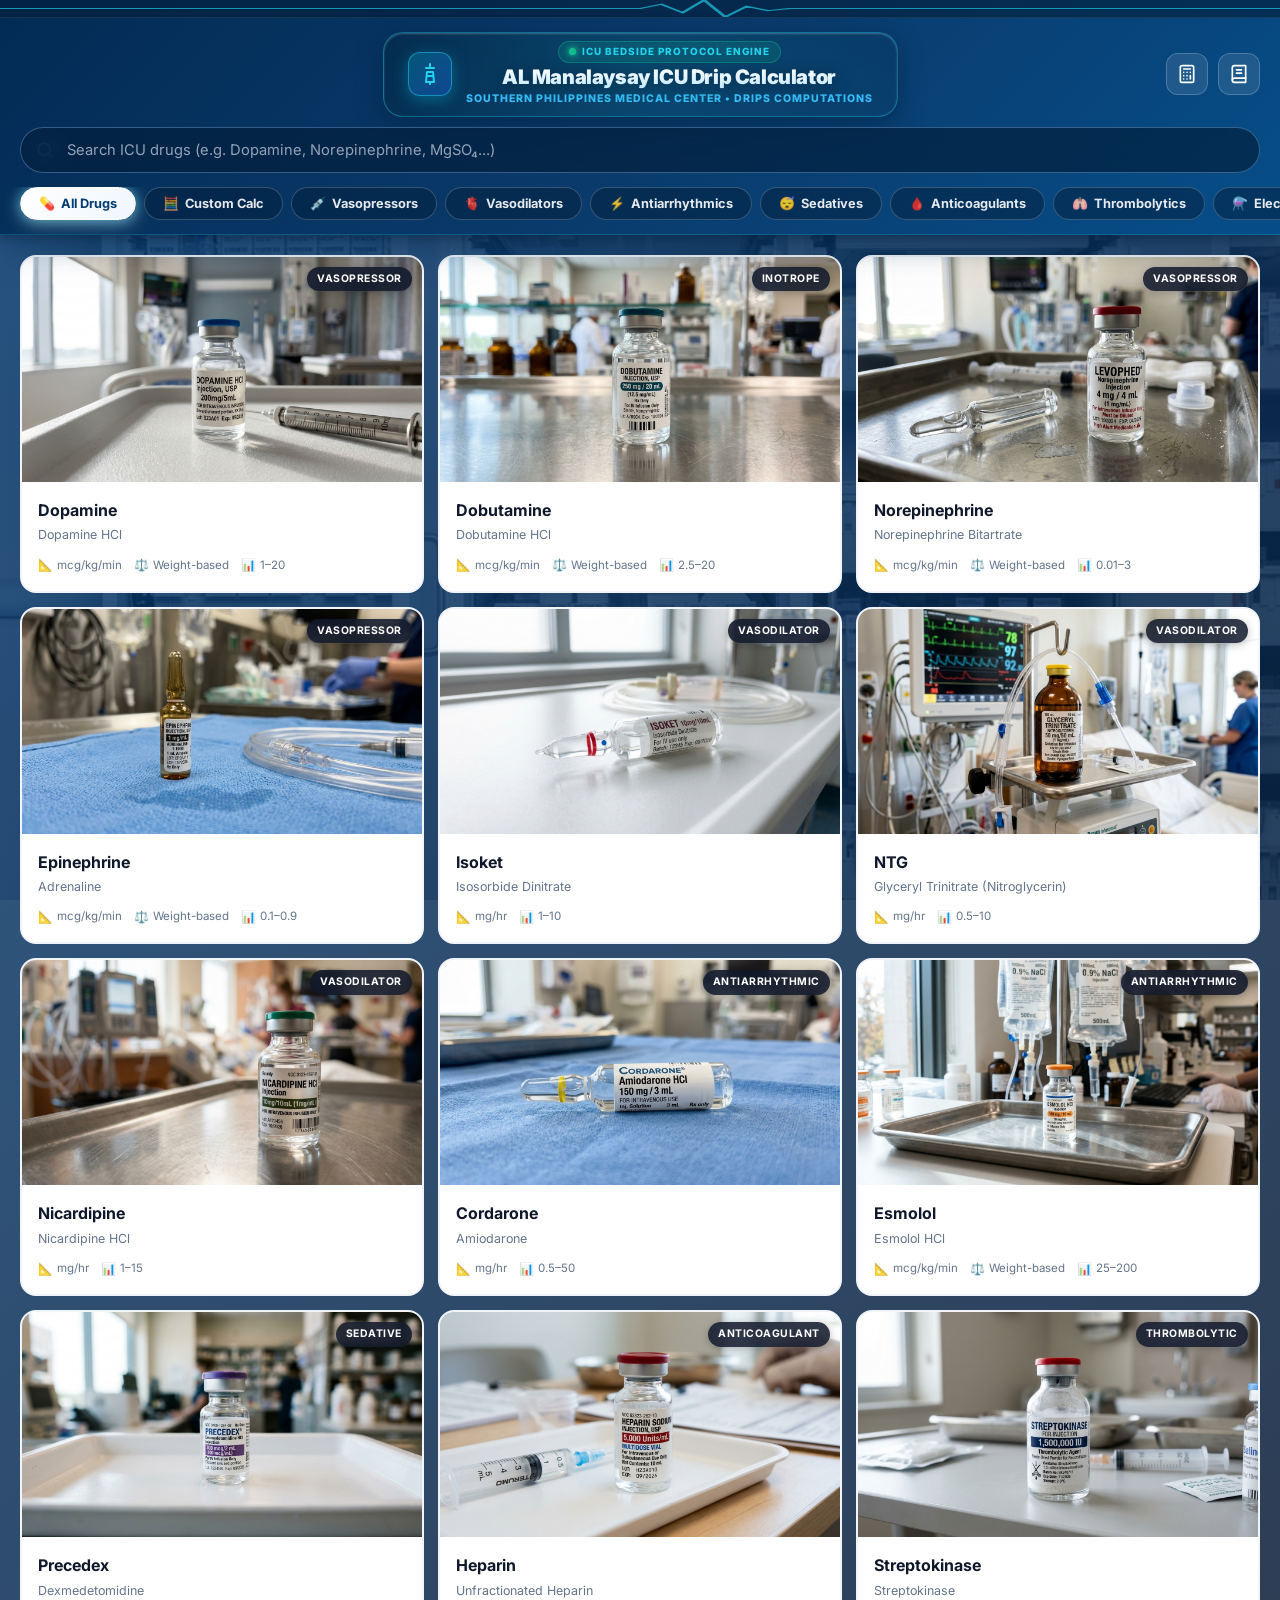
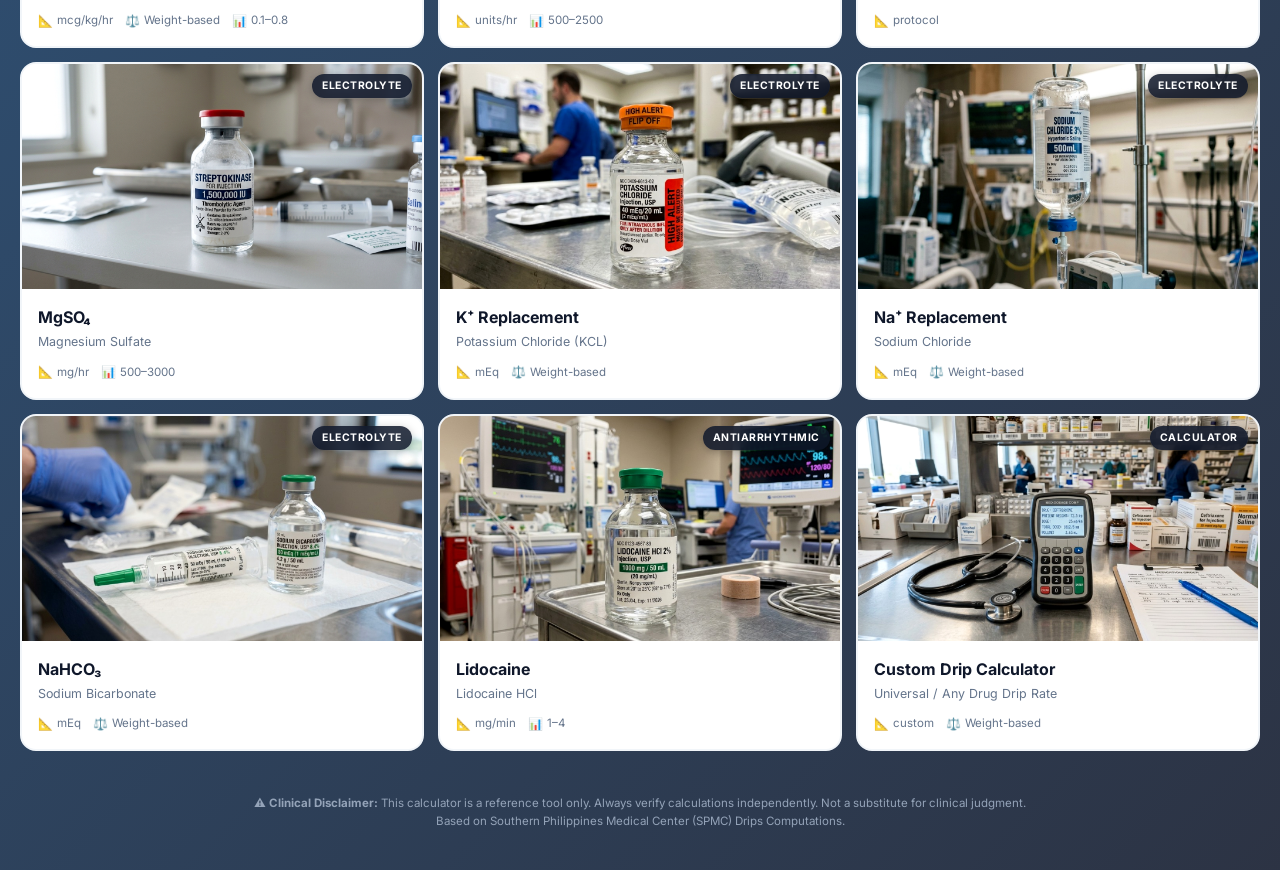
<file: index.html>
<!DOCTYPE html>
<html lang="en">
<head>
  <meta charset="UTF-8">
  <meta name="viewport" content="width=device-width, initial-scale=1.0, user-scalable=no">
  <meta name="description" content="ICU Drip Rate Calculator — Compute IV drip rates for vasopressors, antiarrhythmics, vasodilators, sedatives, anticoagulants, and electrolytes. Based on SPMC Drips Computations.">
  <meta name="theme-color" content="#F97316">
  <meta name="apple-mobile-web-app-capable" content="yes">
  <meta name="apple-mobile-web-app-status-bar-style" content="default">
  <title>AL Manalaysay ICU Drip Calculator — SPMC</title>
  <link rel="stylesheet" href="style.css">
  <link rel="icon" href="data:image/svg+xml,<svg xmlns='http://www.w3.org/2000/svg' viewBox='0 0 100 100'><text y='80' font-size='80'>💧</text></svg>">
</head>
<body>

  <!-- ════════ Header ════════ -->
  <!-- ════════ ICU Telemetry Header ════════ -->
  <header class="app-header icu-theme-header">
    <!-- ECG Heartbeat Pulse Line Background -->
    <div class="icu-ecg-bar">
      <svg class="icu-ecg-wave" viewBox="0 0 1200 40" preserveAspectRatio="none">
        <path d="M0,20 L300,20 L310,10 L320,30 L330,0 L340,40 L350,15 L360,25 L370,20 L700,20 L710,8 L720,32 L730,0 L740,40 L750,12 L760,28 L770,20 L1200,20" 
              fill="none" stroke="#22D3EE" stroke-width="2" stroke-linecap="round" opacity="0.65" />
      </svg>
    </div>

    <div class="header-top">
      <div class="header-left-space"></div>

      <div class="header-brand icu-monitor-frame">
        <div class="header-icon icu-brand-badge" title="ICU Drip Rate Engine">
          <!-- IV Drip Medical SVG Icon -->
          <svg width="24" height="24" viewBox="0 0 24 24" fill="none" stroke="currentColor" stroke-width="2" stroke-linecap="round" stroke-linejoin="round">
            <path d="M12 2v4M8 6h8M9 10h6l1 10H8L9 10zM12 20v2M10 14h4" />
          </svg>
        </div>
        <div class="header-title">
          <div class="icu-status-pill">
            <span class="icu-live-dot"></span>
            <span class="icu-status-text">ICU BEDSIDE PROTOCOL ENGINE</span>
          </div>
          <h1>AL Manalaysay ICU Drip Calculator</h1>
          <p>SOUTHERN PHILIPPINES MEDICAL CENTER &bull; DRIPS COMPUTATIONS</p>
        </div>
      </div>
      
      <div class="header-actions">
        <!-- Clinical Math Calculator Button -->
        <button class="header-btn icu-action-btn" onclick="openMathCalc()" title="Clinical Math Calculator" aria-label="Open clinical math calculator">
          <svg width="20" height="20" viewBox="0 0 24 24" fill="none" stroke="currentColor" stroke-width="2" stroke-linecap="round" stroke-linejoin="round">
            <rect x="4" y="2" width="16" height="20" rx="2" />
            <line x1="8" y1="6" x2="16" y2="6" />
            <line x1="16" y1="14" x2="16" y2="18" />
            <path d="M8 10h.01M12 10h.01M16 10h.01M8 14h.01M12 14h.01M8 18h.01M12 18h.01" />
          </svg>
        </button>
        <!-- Quick Reference Guide Button -->
        <button class="header-btn icu-action-btn" onclick="openQuickRef()" title="Quick Reference Guide" aria-label="Open quick reference panel">
          <svg width="20" height="20" viewBox="0 0 24 24" fill="none" stroke="currentColor" stroke-width="2" stroke-linecap="round" stroke-linejoin="round">
            <path d="M4 19.5A2.5 2.5 0 0 1 6.5 17H20" />
            <path d="M6.5 2H20v20H6.5A2.5 2.5 0 0 1 4 19.5v-15A2.5 2.5 0 0 1 6.5 2z" />
            <line x1="9" y1="7" x2="15" y2="7" />
            <line x1="9" y1="11" x2="15" y2="11" />
          </svg>
        </button>
      </div>
    </div>

    <!-- Search Container -->
    <div class="search-container">
      <div class="search-wrapper icu-search-wrapper">
        <span class="search-icon icu-search-icon">
          <svg width="18" height="18" viewBox="0 0 24 24" fill="none" stroke="currentColor" stroke-width="2.2" stroke-linecap="round" stroke-linejoin="round">
            <circle cx="11" cy="11" r="8" />
            <line x1="21" y1="21" x2="16.65" y2="16.65" />
          </svg>
        </span>
        <input type="text" class="search-input icu-search-input" id="searchInput"
               placeholder="Search ICU drugs (e.g. Dopamine, Norepinephrine, MgSO₄...)"
               autocomplete="off" spellcheck="false">
        <button class="search-clear" onclick="clearSearch()" aria-label="Clear search">✕</button>
      </div>
    </div>

    <!-- Category Pills Bar -->
    <div class="category-bar">
      <div class="category-pills" id="categoryPills"></div>
    </div>
  </header>

  <!-- ════════ Main Content ════════ -->
  <main class="app-main">
    <div class="drug-grid" id="drugGrid"></div>
  </main>

  <!-- ════════ Calculator Panel (Slide-in) ════════ -->
  <div class="calc-overlay" id="calcOverlay"></div>
  <div class="calc-panel" id="calcPanel">
    <div class="calc-panel-header">
      <div class="calc-panel-top">
        <button class="calc-back-btn" onclick="closeCalculator()" aria-label="Close calculator">←</button>
        <span></span>
      </div>
      <div class="calc-drug-name" id="calcDrugName"></div>
      <div class="calc-drug-generic" id="calcDrugGeneric"></div>
      <div class="calc-drug-formulation" id="calcDrugFormulation"></div>
    </div>
    <div class="calc-body" id="calcPanelContent"></div>

    <!-- ════════ Floating Transparent Orange Back Button ════════ -->
    <button class="calc-floating-back-btn" onclick="closeCalculator()" aria-label="Back to medications list" title="Back to medications list">
      <span style="font-size: 1.1rem; font-weight: 900;">←</span>
      <span style="font-size: 0.82rem; font-weight: 700; letter-spacing: 0.3px;">Back</span>
    </button>
  </div>

  <!-- ════════ Quick Reference Panel (Slide-in from left) ════════ -->
  <div class="quick-ref-overlay" id="quickRefOverlay"></div>
  <div class="quick-ref-panel" id="quickRefPanel">
    <div class="quick-ref-header">
      <h2>📖 Quick Reference</h2>
      <button class="quick-ref-close" onclick="closeQuickRef()" aria-label="Close reference panel">✕</button>
    </div>
    <div class="quick-ref-body" id="quickRefBody"></div>
  </div>

  <!-- ════════ Clinical Math Calculator Modal ════════ -->
  <div class="math-calc-overlay" id="mathCalcOverlay">
    <div class="math-calc-modal">
      <div class="math-calc-header">
        <h3>🧮 Handheld Calculator</h3>
        <button class="math-calc-close" onclick="closeMathCalc()" aria-label="Close math calculator">✕</button>
      </div>
      <div class="math-calc-screen">
        <div class="math-calc-history" id="mathCalcHistory"></div>
        <div class="math-calc-output" id="mathCalcOutput">0</div>
      </div>
      <div class="math-calc-grid">
        <button class="math-btn action" onclick="mathCalcInput('C')">C</button>
        <button class="math-btn action" onclick="mathCalcInput('pm')">±</button>
        <button class="math-btn action" onclick="mathCalcInput('%')">%</button>
        <button class="math-btn op" onclick="mathCalcInput('/')">÷</button>

        <button class="math-btn" onclick="mathCalcInput('7')">7</button>
        <button class="math-btn" onclick="mathCalcInput('8')">8</button>
        <button class="math-btn" onclick="mathCalcInput('9')">9</button>
        <button class="math-btn op" onclick="mathCalcInput('*')">×</button>

        <button class="math-btn" onclick="mathCalcInput('4')">4</button>
        <button class="math-btn" onclick="mathCalcInput('5')">5</button>
        <button class="math-btn" onclick="mathCalcInput('6')">6</button>
        <button class="math-btn op" onclick="mathCalcInput('-')">−</button>

        <button class="math-btn" onclick="mathCalcInput('1')">1</button>
        <button class="math-btn" onclick="mathCalcInput('2')">2</button>
        <button class="math-btn" onclick="mathCalcInput('3')">3</button>
        <button class="math-btn op" onclick="mathCalcInput('+')">+</button>

        <button class="math-btn action" onclick="mathCalcInput('back')">⌫</button>
        <button class="math-btn" onclick="mathCalcInput('0')">0</button>
        <button class="math-btn" onclick="mathCalcInput('.')">.</button>
        <button class="math-btn equals" onclick="mathCalcInput('=')">=</button>
      </div>
    </div>
  </div>

  <!-- ════════ Dosing Table & Spreadsheet Exporter Modal ════════ -->
  <div class="dosing-table-overlay" id="dosingTableOverlay" onclick="if(event.target===this) closeDosingTable()">
    <div class="dosing-table-modal">
      <div class="dosing-table-header">
        <div>
          <h3>📊 Bedside Dosing Table & Computation Guide</h3>
          <div class="dosing-table-sub" id="dosingTableSub">Full dosage progression & drop rate chart</div>
        </div>
        <button class="math-calc-close" onclick="closeDosingTable()" aria-label="Close modal">✕</button>
      </div>

      <div class="dosing-table-toolbar">
        <div style="font-size: 0.8rem; font-weight: 700; color: var(--orange-700);">
          Export Options:
        </div>
        <div style="display: flex; gap: 8px; flex-wrap: wrap;">
          <button class="dosing-table-btn dosing-table-btn-excel" onclick="exportDosingTableCSV()">
            📥 Download Excel File (.csv)
          </button>
          <button class="dosing-table-btn dosing-table-btn-sheets" onclick="copyDosingTableTSV()">
            📋 Copy for Google Sheets
          </button>
        </div>
      </div>

      <div class="dosing-table-body" id="dosingTableBody">
        <!-- Dynamically generated table content -->
      </div>
    </div>
  </div>

  <!-- ════════ Disclaimer ════════ -->
  <footer style="text-align:center; padding: 24px 20px 40px; font-size: 0.72rem; color: var(--gray-400); line-height: 1.5;">
    <strong>⚠️ Clinical Disclaimer:</strong> This calculator is a reference tool only.
    Always verify calculations independently. Not a substitute for clinical judgment.<br>
    Based on Southern Philippines Medical Center (SPMC) Drips Computations.
  </footer>

  <script src="app.js"></script>
</body>
</html>
</file>
<file: style.css>
/* ============================================================
   ICU Drip Rate Calculator — Design System
   Theme: Medical Blue UI
   ============================================================ */

@import url('https://fonts.googleapis.com/css2?family=Inter:wght@300;400;500;600;700;800;900&display=swap');

/* ── CSS Custom Properties ── */
:root {
  /* ── Medical Blue Palette ── */
  --blue-50: #EFF6FF;
  --blue-100: #DBEAFE;
  --blue-200: #BFDBFE;
  --blue-300: #93C5FD;
  --blue-400: #60A5FA;
  --blue-500: #2563EB;
  --blue-600: #1D4ED8;
  --blue-700: #1E40AF;
  --blue-800: #1E3A8A;
  --blue-900: #0F2B5B;
  --blue-950: #023B72;

  /* ── Slate / Charcoal Grey Palette ── */
  --slate-50: #F8FAFC;
  --slate-100: #F1F5F9;
  --slate-200: #E2E8F0;
  --slate-300: #CBD5E1;
  --slate-400: #94A3B8;
  --slate-500: #64748B;
  --slate-600: #475569;
  --slate-700: #334155;
  --slate-800: #1E293B;
  --slate-900: #0F172A;

  /* ── Mapped System Colors to Medical Blue ── */
  --orange-50: #EFF6FF;
  --orange-100: #DBEAFE;
  --orange-200: #BFDBFE;
  --orange-300: #93C5FD;
  --orange-400: #60A5FA;
  --orange-500: #2563EB;
  --orange-600: #1D4ED8;
  --orange-700: #1E40AF;
  --orange-800: #1E3A8A;
  --orange-900: #023B72;

  --white: #FFFFFF;
  --gray-50: #F8FAFC;
  --gray-100: #F1F5F9;
  --gray-200: #E2E8F0;
  --gray-300: #CBD5E1;
  --gray-400: #94A3B8;
  --gray-500: #64748B;
  --gray-600: #475569;
  --gray-700: #334155;
  --gray-800: #1E293B;
  --gray-900: #0F172A;

  --success: #10B981;
  --success-bg: #ECFDF5;
  --warning: #F59E0B;
  --warning-bg: #FFFBEB;
  --danger: #EF4444;
  --danger-bg: #FEF2F2;
  --info: #2563EB;
  --info-bg: #EFF6FF;

  --shadow-sm: 0 1px 2px rgba(15, 23, 42, 0.05);
  --shadow-md: 0 4px 12px rgba(15, 23, 42, 0.08);
  --shadow-lg: 0 8px 30px rgba(15, 23, 42, 0.12);
  --shadow-xl: 0 20px 50px rgba(15, 23, 42, 0.15);
  --shadow-orange: 0 4px 20px rgba(37, 99, 235, 0.35);
  --shadow-blue: 0 6px 24px rgba(2, 59, 114, 0.4);

  --radius-sm: 8px;
  --radius-md: 12px;
  --radius-lg: 16px;
  --radius-xl: 20px;
  --radius-full: 9999px;

  --transition-fast: 150ms cubic-bezier(0.4, 0, 0.2, 1);
  --transition-base: 250ms cubic-bezier(0.4, 0, 0.2, 1);
  --transition-slow: 400ms cubic-bezier(0.4, 0, 0.2, 1);
  --transition-spring: 500ms cubic-bezier(0.34, 1.56, 0.64, 1);
}

/* ── Reset & Global ── */
* {
  margin: 0;
  padding: 0;
  box-sizing: border-box;
}

html {
  font-size: 16px;
  scroll-behavior: smooth;
  -webkit-tap-highlight-color: transparent;
}

body {
  font-family: 'Inter', -apple-system, BlinkMacSystemFont, sans-serif;
  background: linear-gradient(135deg, rgba(2, 59, 114, 0.82) 0%, rgba(15, 23, 42, 0.88) 100%), url('assets/bg.jpg') center/cover fixed no-repeat;
  color: var(--gray-800);
  line-height: 1.6;
  min-height: 100vh;
  overflow-x: hidden;
}

/* ── Scrollbar ── */
::-webkit-scrollbar { width: 6px; height: 6px; }
::-webkit-scrollbar-track { background: transparent; }
::-webkit-scrollbar-thumb { background: var(--blue-300); border-radius: var(--radius-full); }
::-webkit-scrollbar-thumb:hover { background: var(--blue-400); }

/* ── ICU Telemetry Theme Header ── */
.app-header.icu-theme-header {
  background: linear-gradient(135deg, #022B54 0%, #0A3A6B 50%, #064E89 100%);
  color: var(--white);
  padding: 0;
  position: sticky;
  top: 0;
  z-index: 100;
  box-shadow: 0 8px 30px rgba(2, 43, 84, 0.5), 0 2px 10px rgba(0, 0, 0, 0.3);
  backdrop-filter: blur(16px);
  -webkit-backdrop-filter: blur(16px);
  border-bottom: 1px solid rgba(34, 211, 238, 0.25);
  overflow: hidden;
}

/* ECG Pulse Heartbeat Wave Animation */
.icu-ecg-bar {
  width: 100%;
  height: 18px;
  background: rgba(2, 30, 58, 0.6);
  position: relative;
  overflow: hidden;
  border-bottom: 1px solid rgba(255, 255, 255, 0.08);
}

.icu-ecg-wave {
  width: 200%;
  height: 100%;
  display: block;
  animation: ecgScroll 8s linear infinite;
}

@keyframes ecgScroll {
  0% { transform: translateX(0); }
  100% { transform: translateX(-50%); }
}

.header-top {
  display: grid;
  grid-template-columns: 1fr auto 1fr;
  align-items: center;
  padding: 14px 20px 10px;
  gap: 16px;
}

.header-left-space {
  grid-column: 1;
}

.header-brand.icu-monitor-frame {
  grid-column: 2;
  display: flex;
  align-items: center;
  justify-content: center;
  gap: 14px;
  padding: 8px 24px;
  background: linear-gradient(135deg, rgba(2, 35, 68, 0.82) 0%, rgba(8, 55, 102, 0.82) 100%);
  border: 1.5px solid rgba(34, 211, 238, 0.4);
  border-radius: var(--radius-xl);
  box-shadow: 0 8px 25px rgba(2, 35, 68, 0.6), inset 0 1px 2px rgba(255, 255, 255, 0.25);
  backdrop-filter: blur(14px);
  -webkit-backdrop-filter: blur(14px);
  position: relative;
  overflow: hidden;
  transition: all 0.3s cubic-bezier(0.34, 1.56, 0.64, 1);
  text-align: center;
}

.header-brand.icu-monitor-frame::before {
  content: '';
  position: absolute;
  top: -50%;
  left: -50%;
  width: 200%;
  height: 200%;
  background: radial-gradient(circle, rgba(34, 211, 238, 0.15) 0%, transparent 65%);
  pointer-events: none;
  animation: telemetryPulseGlow 4s infinite ease-in-out;
}

@keyframes telemetryPulseGlow {
  0%, 100% { opacity: 0.5; transform: scale(1); }
  50% { opacity: 0.95; transform: scale(1.1); }
}

.header-brand.icu-monitor-frame:hover {
  border-color: #22D3EE;
  box-shadow: 0 12px 32px rgba(34, 211, 238, 0.4), inset 0 1px 3px rgba(255, 255, 255, 0.4);
  transform: translateY(-2px);
}

.icu-brand-badge {
  width: 44px;
  height: 44px;
  flex-shrink: 0;
  background: linear-gradient(135deg, rgba(6, 182, 212, 0.3), rgba(37, 99, 235, 0.4));
  border: 1.5px solid rgba(34, 211, 238, 0.5);
  border-radius: var(--radius-md);
  display: flex;
  align-items: center;
  justify-content: center;
  color: #22D3EE;
  box-shadow: 0 4px 16px rgba(6, 182, 212, 0.4);
  backdrop-filter: blur(10px);
  transition: var(--transition-fast);
}

.icu-brand-badge:hover {
  transform: scale(1.08) rotate(5deg);
  border-color: #22D3EE;
  box-shadow: 0 6px 24px rgba(34, 211, 238, 0.6);
}

.header-title {
  display: flex;
  flex-direction: column;
  align-items: center;
  justify-content: center;
}

.icu-status-pill {
  display: inline-flex;
  align-items: center;
  gap: 6px;
  margin-bottom: 2px;
  padding: 2px 10px;
  background: rgba(16, 185, 129, 0.15);
  border: 1px solid rgba(16, 185, 129, 0.35);
  border-radius: var(--radius-full);
}

.icu-live-dot {
  width: 7px;
  height: 7px;
  background: #10B981;
  border-radius: 50%;
  box-shadow: 0 0 10px #10B981, 0 0 4px #10B981;
  animation: livePulse 1.8s infinite ease-in-out;
}

@keyframes livePulse {
  0%, 100% { opacity: 1; transform: scale(1); }
  50% { opacity: 0.35; transform: scale(0.8); }
}

.icu-status-text {
  font-size: 0.62rem;
  font-weight: 800;
  letter-spacing: 1px;
  color: #22D3EE;
  text-transform: uppercase;
}

.header-title h1 {
  font-size: 1.25rem;
  font-weight: 900;
  letter-spacing: -0.02em;
  line-height: 1.25;
  background: linear-gradient(180deg, #FFFFFF 0%, #E0F2FE 55%, #BAE6FD 100%);
  -webkit-background-clip: text;
  -webkit-text-fill-color: transparent;
  filter: drop-shadow(0 2px 8px rgba(0, 0, 0, 0.4));
}

.header-title p {
  font-size: 0.66rem;
  font-weight: 800;
  letter-spacing: 1px;
  color: #38BDF8;
  text-transform: uppercase;
  margin-top: 1px;
}

.header-actions {
  grid-column: 3;
  justify-self: end;
  display: flex;
  gap: 10px;
}

.icu-action-btn {
  width: 42px;
  height: 42px;
  border: 1.5px solid rgba(255, 255, 255, 0.2);
  background: rgba(255, 255, 255, 0.1);
  color: var(--white);
  border-radius: var(--radius-md);
  cursor: pointer;
  display: flex;
  align-items: center;
  justify-content: center;
  transition: var(--transition-fast);
  backdrop-filter: blur(10px);
}

.icu-action-btn:hover {
  background: rgba(34, 211, 238, 0.25);
  border-color: rgba(34, 211, 238, 0.7);
  color: #22D3EE;
  transform: translateY(-3px) scale(1.08);
  box-shadow: 0 6px 20px rgba(34, 211, 238, 0.45);
}

.icu-action-btn:active {
  transform: scale(0.94);
}

.icu-action-btn svg {
  transition: transform 0.25s cubic-bezier(0.34, 1.56, 0.64, 1);
}

.icu-action-btn:hover svg {
  transform: rotate(8deg) scale(1.1);
}

/* ── Animated Search Bar ── */
.search-container {
  padding: 0 20px 14px;
}

.search-wrapper.icu-search-wrapper {
  position: relative;
  display: flex;
  align-items: center;
}

.icu-search-icon {
  position: absolute;
  left: 16px;
  color: #93C5FD;
  display: flex;
  align-items: center;
  justify-content: center;
  pointer-events: none;
  transition: transform 0.3s ease, color 0.3s ease;
}

.icu-search-wrapper:hover .icu-search-icon {
  color: #22D3EE;
  transform: scale(1.15) rotate(-5deg);
}

.icu-search-input {
  width: 100%;
  height: 46px;
  padding: 0 44px 0 46px;
  border: 1.5px solid rgba(147, 197, 253, 0.35);
  border-radius: var(--radius-full);
  background: rgba(2, 30, 58, 0.65);
  color: var(--white);
  font-size: 0.92rem;
  font-family: inherit;
  outline: none;
  backdrop-filter: blur(14px);
  transition: all 0.3s cubic-bezier(0.34, 1.56, 0.64, 1);
  animation: searchGlowPulse 4s infinite ease-in-out;
}

@keyframes searchGlowPulse {
  0%, 100% { border-color: rgba(147, 197, 253, 0.35); box-shadow: 0 4px 15px rgba(2, 43, 84, 0.3); }
  50% { border-color: rgba(34, 211, 238, 0.55); box-shadow: 0 4px 20px rgba(34, 211, 238, 0.2); }
}

.icu-search-input::placeholder {
  color: rgba(219, 234, 254, 0.65);
  transition: opacity 0.25s ease;
}

.icu-search-input:focus::placeholder {
  opacity: 0.4;
}

.icu-search-input:focus {
  border-color: #22D3EE;
  background: rgba(2, 30, 58, 0.9);
  box-shadow: 0 0 25px rgba(34, 211, 238, 0.4), 0 0 0 4px rgba(34, 211, 238, 0.2);
  transform: translateY(-1px);
}
  font-size: 16px;
  opacity: 0.7;
  color: var(--orange-700);
  pointer-events: none;
}

.search-input {
  width: 100%;
  height: 44px;
  padding: 0 44px 0 42px;
  border: 2px solid transparent;
  border-radius: var(--radius-full);
  background: rgba(255,255,255,0.95);
  color: var(--gray-800);
  font-size: 0.9rem;
  font-family: inherit;
  outline: none;
  transition: var(--transition-fast);
}

.search-input::placeholder {
  color: var(--gray-400);
}

.search-input:focus {
  border-color: var(--orange-300);
  box-shadow: 0 0 0 3px rgba(249,115,22,0.15);
}

.search-clear {
  position: absolute;
  right: 10px;
  width: 28px;
  height: 28px;
  border: none;
  background: var(--gray-200);
  color: var(--gray-500);
  border-radius: 50%;
  cursor: pointer;
  display: none;
  align-items: center;
  justify-content: center;
  font-size: 14px;
  transition: var(--transition-fast);
}

.search-clear.visible {
  display: flex;
}

.search-clear:hover {
  background: var(--gray-300);
}

/* ── Category Pills ── */
.category-bar {
  padding: 0 20px 14px;
  overflow-x: auto;
  scrollbar-width: none;
  -ms-overflow-style: none;
}

.category-bar::-webkit-scrollbar { display: none; }

.category-pills {
  display: flex;
  gap: 8px;
  min-width: max-content;
}

.category-pill {
  padding: 8px 18px;
  border: 1px solid rgba(255, 255, 255, 0.2);
  border-radius: var(--radius-full);
  font-size: 0.8rem;
  font-weight: 700;
  font-family: inherit;
  cursor: pointer;
  white-space: nowrap;
  transition: all 0.25s cubic-bezier(0.34, 1.56, 0.64, 1);
  background: rgba(2, 30, 58, 0.5);
  color: rgba(255, 255, 255, 0.9);
  backdrop-filter: blur(10px);
  animation: pillEntrance 0.5s cubic-bezier(0.34, 1.56, 0.64, 1) both;
  display: inline-flex;
  align-items: center;
  gap: 6px;
}

@keyframes pillEntrance {
  0% { opacity: 0; transform: translateY(12px) scale(0.92); }
  100% { opacity: 1; transform: translateY(0) scale(1); }
}

.category-pill:hover {
  background: rgba(34, 211, 238, 0.25);
  border-color: rgba(34, 211, 238, 0.6);
  color: #FFFFFF;
  transform: translateY(-2px) scale(1.04);
  box-shadow: 0 4px 14px rgba(34, 211, 238, 0.3);
}

.category-pill:active {
  transform: translateY(0) scale(0.97);
}

.category-pill.active {
  background: linear-gradient(135deg, #FFFFFF 0%, #EFF6FF 100%);
  color: #023B72;
  border-color: #FFFFFF;
  box-shadow: 0 4px 18px rgba(255, 255, 255, 0.4), 0 0 12px rgba(34, 211, 238, 0.5);
  animation: activePillGlow 3s infinite ease-in-out;
}

@keyframes activePillGlow {
  0%, 100% { box-shadow: 0 4px 18px rgba(255, 255, 255, 0.4), 0 0 12px rgba(34, 211, 238, 0.5); }
  50% { box-shadow: 0 6px 24px rgba(255, 255, 255, 0.6), 0 0 18px rgba(34, 211, 238, 0.8); }
}

/* ── Main Content Area ── */
.app-main {
  padding: 20px;
  max-width: 1400px;
  margin: 0 auto;
}

/* ── Drug Grid ── */
.drug-grid {
  display: grid;
  grid-template-columns: repeat(auto-fill, minmax(280px, 1fr));
  gap: 14px;
}

.drug-card {
  background: var(--white);
  border-radius: var(--radius-lg);
  padding: 0;
  cursor: pointer;
  border: 2px solid var(--gray-100);
  transition: var(--transition-base);
  position: relative;
  overflow: hidden;
  display: flex;
  flex-direction: column;
}

.drug-card::before {
  content: '';
  position: absolute;
  top: 0;
  left: 0;
  right: 0;
  height: 4px;
  background: var(--card-accent, var(--blue-500));
  opacity: 0;
  transition: var(--transition-fast);
  z-index: 2;
}

.drug-card:hover {
  border-color: var(--blue-300);
  box-shadow: var(--shadow-lg);
  transform: translateY(-3px);
}

.drug-card:hover::before {
  opacity: 1;
}

.drug-card.selected {
  border-color: var(--blue-500);
  box-shadow: var(--shadow-blue);
}

.drug-card.selected::before {
  opacity: 1;
}

.drug-card-banner {
  width: 100%;
  aspect-ratio: 16 / 9;
  background: var(--blue-900);
  position: relative;
  overflow: hidden;
}

.drug-card-banner-img {
  width: 100%;
  height: 100%;
  object-fit: cover;
  display: block;
  transition: transform 0.35s ease;
}

.drug-card:hover .drug-card-banner-img {
  transform: scale(1.06);
}

.drug-card-badge {
  position: absolute;
  top: 10px;
  right: 10px;
  font-size: 0.65rem;
  font-weight: 700;
  padding: 4px 10px;
  border-radius: var(--radius-full);
  background: rgba(15, 23, 42, 0.85);
  color: var(--white);
  backdrop-filter: blur(8px);
  -webkit-backdrop-filter: blur(8px);
  text-transform: uppercase;
  letter-spacing: 0.05em;
  box-shadow: 0 2px 8px rgba(0,0,0,0.25);
  z-index: 1;
}

.drug-card-body {
  padding: 16px;
  display: flex;
  flex-direction: column;
  flex-grow: 1;
}

.drug-card-name {
  font-size: 1rem;
  font-weight: 700;
  color: var(--gray-900);
  margin-bottom: 2px;
}

.drug-card-generic {
  font-size: 0.78rem;
  color: var(--gray-500);
  margin-bottom: 10px;
}

.drug-card-info {
  display: flex;
  gap: 12px;
  flex-wrap: wrap;
}

.drug-card-tag {
  font-size: 0.72rem;
  color: var(--gray-500);
  display: flex;
  align-items: center;
  gap: 4px;
}

.drug-card-tag span {
  font-size: 12px;
}

/* ── Empty State ── */
.empty-state {
  text-align: center;
  padding: 60px 20px;
  grid-column: 1 / -1;
}

.empty-state-icon {
  font-size: 48px;
  margin-bottom: 16px;
  opacity: 0.4;
}

.empty-state h3 {
  font-size: 1.1rem;
  color: var(--gray-600);
  margin-bottom: 6px;
}

.empty-state p {
  font-size: 0.85rem;
  color: var(--gray-400);
}

/* ── Calculator Panel (Slide-in Overlay) ── */
.calc-overlay {
  position: fixed;
  inset: 0;
  background: rgba(0,0,0,0.3);
  z-index: 200;
  opacity: 0;
  visibility: hidden;
  transition: var(--transition-base);
  backdrop-filter: blur(4px);
}

.calc-overlay.open {
  opacity: 1;
  visibility: visible;
}

.calc-panel {
  position: fixed;
  top: 0;
  right: 0;
  bottom: 0;
  width: min(520px, 100vw);
  background: var(--white);
  z-index: 201;
  transform: translateX(100%);
  transition: var(--transition-slow);
  display: flex;
  flex-direction: column;
  overflow: hidden;
}

.calc-panel.open {
  transform: translateX(0);
}

.calc-panel-header {
  background: linear-gradient(180deg, rgba(2, 59, 114, 0.65) 0%, rgba(15, 23, 42, 0.92) 100%), #023B72;
  background-size: cover;
  background-position: center;
  color: var(--white);
  padding: 24px 20px 20px;
  flex-shrink: 0;
  position: relative;
  min-height: 160px;
  display: flex;
  flex-direction: column;
  justify-content: flex-end;
  box-shadow: 0 4px 25px rgba(0, 0, 0, 0.35);
}

.calc-panel-top {
  display: flex;
  align-items: center;
  justify-content: space-between;
  margin-bottom: 12px;
}

.calc-back-btn {
  width: 40px;
  height: 40px;
  border: 1.5px solid rgba(255, 255, 255, 0.5);
  background: rgba(2, 59, 114, 0.75);
  color: var(--white);
  border-radius: var(--radius-full);
  cursor: pointer;
  display: flex;
  align-items: center;
  justify-content: center;
  font-size: 20px;
  font-weight: 700;
  backdrop-filter: blur(10px);
  -webkit-backdrop-filter: blur(10px);
  transition: var(--transition-fast);
  box-shadow: 0 4px 12px rgba(0, 0, 0, 0.3);
}

.calc-back-btn:hover {
  background: rgba(30, 64, 175, 0.95);
  border-color: rgba(255, 255, 255, 0.9);
  transform: scale(1.06);
}

/* ── Floating Medical Blue Back Button (Lower Right) ── */
.calc-floating-back-btn {
  position: fixed;
  bottom: 20px;
  right: 20px;
  z-index: 9999;
  display: flex;
  align-items: center;
  gap: 8px;
  padding: 12px 24px;
  background: linear-gradient(135deg, rgba(2, 59, 114, 0.95), rgba(30, 64, 175, 0.95));
  color: var(--white);
  border: 1.5px solid rgba(255, 255, 255, 0.75);
  border-radius: var(--radius-full);
  box-shadow: 0 10px 30px rgba(2, 59, 114, 0.6), 0 4px 14px rgba(0, 0, 0, 0.3);
  backdrop-filter: blur(12px);
  -webkit-backdrop-filter: blur(12px);
  cursor: pointer;
  outline: none;
  font-weight: 700;
  transition: all 0.25s cubic-bezier(0.34, 1.56, 0.64, 1);
  animation: floatBtnPulse 3s infinite ease-in-out;
}

.calc-floating-back-btn:hover {
  background: linear-gradient(135deg, rgba(30, 64, 175, 0.95), rgba(37, 99, 235, 0.95));
  transform: translateY(-3px) scale(1.05);
  box-shadow: 0 12px 28px rgba(37, 99, 235, 0.6), 0 6px 16px rgba(0, 0, 0, 0.3);
  border-color: rgba(255, 255, 255, 0.95);
}

.calc-floating-back-btn:active {
  transform: translateY(0) scale(0.98);
  box-shadow: 0 4px 12px rgba(2, 59, 114, 0.4);
}

@keyframes floatBtnPulse {
  0%, 100% {
    box-shadow: 0 10px 30px rgba(2, 59, 114, 0.6), 0 4px 14px rgba(0, 0, 0, 0.3);
  }
  50% {
    box-shadow: 0 14px 36px rgba(37, 99, 235, 0.75), 0 6px 18px rgba(0, 0, 0, 0.4);
  }
}

.calc-drug-name {
  font-size: 1.2rem;
  font-weight: 700;
}

.calc-drug-generic {
  font-size: 0.78rem;
  opacity: 0.85;
}

.calc-drug-formulation {
  font-size: 0.75rem;
  opacity: 0.75;
  margin-top: 4px;
}

/* ── Mode Switcher ── */
.mode-switcher {
  display: flex;
  background: var(--gray-100);
  border-radius: var(--radius-full);
  padding: 4px;
  margin: 16px 20px;
  flex-shrink: 0;
}

.mode-btn {
  flex: 1;
  padding: 10px 16px;
  border: none;
  border-radius: var(--radius-full);
  font-size: 0.82rem;
  font-weight: 600;
  font-family: inherit;
  cursor: pointer;
  transition: var(--transition-fast);
  background: transparent;
  color: var(--gray-500);
}

.mode-btn.active {
  background: var(--orange-500);
  color: var(--white);
  box-shadow: var(--shadow-sm);
}

.mode-btn:not(.active):hover {
  color: var(--gray-700);
}

/* ── Calculator Body ── */
.calc-body {
  flex: 1;
  overflow-y: auto;
  padding: 0 20px 20px;
}

/* ── Input Sections ── */
.calc-section {
  margin-bottom: 20px;
}

.calc-section-title {
  font-size: 0.72rem;
  font-weight: 700;
  text-transform: uppercase;
  letter-spacing: 0.06em;
  color: var(--gray-400);
  margin-bottom: 10px;
  padding-top: 4px;
}

.input-group {
  margin-bottom: 14px;
}

.input-label {
  display: flex;
  align-items: center;
  justify-content: space-between;
  margin-bottom: 6px;
}

.input-label-text {
  font-size: 0.85rem;
  font-weight: 600;
  color: var(--gray-700);
}

.input-label-unit {
  font-size: 0.75rem;
  color: var(--gray-400);
  font-weight: 500;
}

.input-wrapper {
  position: relative;
  display: flex;
  align-items: center;
}

.input-field {
  width: 100%;
  height: 48px;
  padding: 0 16px;
  border: 2px solid var(--gray-200);
  border-radius: var(--radius-md);
  font-size: 1rem;
  font-weight: 500;
  font-family: inherit;
  color: var(--gray-800);
  background: var(--white);
  outline: none;
  transition: var(--transition-fast);
  -moz-appearance: textfield;
}

.input-field::-webkit-outer-spin-button,
.input-field::-webkit-inner-spin-button {
  -webkit-appearance: none;
  margin: 0;
}

.input-field:focus {
  border-color: var(--orange-400);
  box-shadow: 0 0 0 3px rgba(249,115,22,0.1);
}

.input-field.warning {
  border-color: var(--warning);
  box-shadow: 0 0 0 3px rgba(217,119,6,0.1);
}

.input-field.danger {
  border-color: var(--danger);
  box-shadow: 0 0 0 3px rgba(220,38,38,0.1);
}

.input-suffix {
  position: absolute;
  right: 14px;
  font-size: 0.82rem;
  color: var(--gray-400);
  font-weight: 500;
  pointer-events: none;
}

/* ── Concentration Selector ── */
.conc-grid {
  display: grid;
  grid-template-columns: repeat(auto-fill, minmax(140px, 1fr));
  gap: 8px;
}

.conc-option {
  padding: 10px 12px;
  border: 2px solid var(--gray-200);
  border-radius: var(--radius-md);
  background: var(--white);
  cursor: pointer;
  transition: var(--transition-fast);
  text-align: center;
}

.conc-option:hover {
  border-color: var(--orange-300);
  background: var(--orange-50);
}

.conc-option.active {
  border-color: var(--orange-500);
  background: var(--orange-50);
}

.conc-option-label {
  font-size: 0.75rem;
  font-weight: 700;
  text-transform: uppercase;
  color: var(--orange-600);
  margin-bottom: 2px;
}

.conc-option-value {
  font-size: 0.9rem;
  font-weight: 600;
  color: var(--gray-800);
}

.conc-option-mix {
  font-size: 0.68rem;
  color: var(--gray-400);
  margin-top: 2px;
}

/* ── Volume Toggle ── */
.vol-toggle {
  display: flex;
  gap: 8px;
}

.vol-btn {
  flex: 1;
  padding: 10px;
  border: 2px solid var(--gray-200);
  border-radius: var(--radius-md);
  background: var(--white);
  cursor: pointer;
  text-align: center;
  font-family: inherit;
  transition: var(--transition-fast);
}

.vol-btn:hover {
  border-color: var(--orange-300);
}

.vol-btn.active {
  border-color: var(--orange-500);
  background: var(--orange-50);
}

.vol-btn-label {
  font-size: 0.82rem;
  font-weight: 600;
  color: var(--gray-700);
}

.vol-btn-desc {
  font-size: 0.7rem;
  color: var(--gray-400);
  margin-top: 2px;
}

/* ── Result Display ── */
.result-card {
  background: linear-gradient(135deg, var(--orange-500), var(--orange-600));
  border-radius: var(--radius-lg);
  padding: 24px;
  color: var(--white);
  text-align: center;
  margin-top: 20px;
  position: relative;
  overflow: hidden;
}

.result-card::before {
  content: '';
  position: absolute;
  top: -30%;
  right: -20%;
  width: 160px;
  height: 160px;
  background: rgba(255,255,255,0.08);
  border-radius: 50%;
}

.result-card::after {
  content: '';
  position: absolute;
  bottom: -20%;
  left: -10%;
  width: 120px;
  height: 120px;
  background: rgba(255,255,255,0.05);
  border-radius: 50%;
}

.result-label {
  font-size: 0.78rem;
  text-transform: uppercase;
  letter-spacing: 0.08em;
  opacity: 0.85;
  font-weight: 600;
  margin-bottom: 8px;
}

.result-value {
  font-size: 2.8rem;
  font-weight: 800;
  line-height: 1;
  margin-bottom: 4px;
  position: relative;
  z-index: 1;
}

.result-unit {
  font-size: 0.9rem;
  opacity: 0.85;
  font-weight: 500;
}

.result-details {
  margin-top: 16px;
  padding-top: 16px;
  border-top: 1px solid rgba(255,255,255,0.2);
  display: flex;
  justify-content: center;
  gap: 24px;
  position: relative;
  z-index: 1;
}

.result-detail {
  text-align: center;
}

.result-detail-label {
  font-size: 0.68rem;
  opacity: 0.7;
  text-transform: uppercase;
  letter-spacing: 0.04em;
}

.result-detail-value {
  font-size: 1rem;
  font-weight: 700;
}

/* ── Dose Range Warning ── */
.dose-warning {
  display: flex;
  align-items: center;
  gap: 8px;
  padding: 10px 14px;
  border-radius: var(--radius-md);
  font-size: 0.8rem;
  font-weight: 500;
  margin-top: 10px;
  animation: fadeIn var(--transition-base) ease;
}

.dose-warning.warning {
  background: var(--warning-bg);
  color: var(--warning);
  border: 1px solid #FDE68A;
}

.dose-warning.danger {
  background: var(--danger-bg);
  color: var(--danger);
  border: 1px solid #FECACA;
}

.dose-warning.info {
  background: var(--info-bg);
  color: var(--info);
  border: 1px solid #BFDBFE;
}

.dose-warning.success {
  background: var(--success-bg);
  color: var(--success);
  border: 1px solid #BBF7D0;
}

.dose-warning-icon {
  font-size: 16px;
  flex-shrink: 0;
}

/* ── Mixing Instructions ── */
.mixing-card {
  background: var(--gray-50);
  border: 1px solid var(--gray-200);
  border-radius: var(--radius-md);
  padding: 14px;
  margin-top: 12px;
}

.mixing-title {
  font-size: 0.75rem;
  font-weight: 700;
  text-transform: uppercase;
  letter-spacing: 0.04em;
  color: var(--orange-600);
  margin-bottom: 8px;
  display: flex;
  align-items: center;
  gap: 6px;
}

.mixing-row {
  display: flex;
  justify-content: space-between;
  align-items: center;
  padding: 4px 0;
  font-size: 0.82rem;
}

.mixing-label {
  color: var(--gray-500);
}

.mixing-value {
  font-weight: 600;
  color: var(--gray-800);
}

/* ── Dose Range Bar ── */
.dose-range-bar {
  margin-top: 12px;
}

.dose-range-track {
  height: 6px;
  background: var(--gray-200);
  border-radius: var(--radius-full);
  position: relative;
  overflow: visible;
}

.dose-range-fill {
  position: absolute;
  top: 0;
  left: 0;
  height: 100%;
  background: linear-gradient(90deg, var(--success), var(--warning), var(--danger));
  border-radius: var(--radius-full);
  width: 100%;
}

.dose-range-marker {
  position: absolute;
  top: 50%;
  width: 14px;
  height: 14px;
  background: var(--white);
  border: 3px solid var(--orange-500);
  border-radius: 50%;
  transform: translate(-50%, -50%);
  transition: var(--transition-fast);
  box-shadow: var(--shadow-sm);
  z-index: 1;
}

.dose-range-labels {
  display: flex;
  justify-content: space-between;
  margin-top: 6px;
  font-size: 0.7rem;
  color: var(--gray-400);
}

/* ── Electrolyte Calculator ── */
.electrolyte-result {
  background: var(--orange-50);
  border: 1px solid var(--orange-200);
  border-radius: var(--radius-md);
  padding: 16px;
  margin-top: 16px;
}

.electrolyte-row {
  display: flex;
  justify-content: space-between;
  padding: 6px 0;
  font-size: 0.88rem;
  border-bottom: 1px solid var(--orange-100);
}

.electrolyte-row:last-child {
  border-bottom: none;
  font-weight: 700;
  color: var(--orange-700);
  font-size: 1rem;
  padding-top: 10px;
}

/* ── Bolus Info Card ── */
.bolus-card {
  background: var(--info-bg);
  border: 1px solid #BFDBFE;
  border-radius: var(--radius-md);
  padding: 14px;
  margin-bottom: 14px;
}

.bolus-title {
  font-size: 0.75rem;
  font-weight: 700;
  text-transform: uppercase;
  color: var(--info);
  margin-bottom: 6px;
  display: flex;
  align-items: center;
  gap: 6px;
}

.bolus-text {
  font-size: 0.82rem;
  color: var(--gray-700);
  line-height: 1.5;
}

/* ── Quick Reference Panel ── */
.quick-ref-overlay {
  position: fixed;
  inset: 0;
  background: rgba(0,0,0,0.3);
  z-index: 300;
  opacity: 0;
  visibility: hidden;
  transition: var(--transition-base);
  backdrop-filter: blur(4px);
}

.quick-ref-overlay.open {
  opacity: 1;
  visibility: visible;
}

.quick-ref-panel {
  position: fixed;
  top: 0;
  left: 0;
  bottom: 0;
  width: min(420px, 90vw);
  background: var(--white);
  z-index: 301;
  transform: translateX(-100%);
  transition: var(--transition-slow);
  display: flex;
  flex-direction: column;
  overflow: hidden;
}

.quick-ref-panel.open {
  transform: translateX(0);
}

.quick-ref-header {
  background: linear-gradient(135deg, var(--orange-500), var(--orange-600));
  color: var(--white);
  padding: 20px;
  display: flex;
  align-items: center;
  justify-content: space-between;
}

.quick-ref-header h2 {
  font-size: 1.1rem;
  font-weight: 700;
}

.quick-ref-close {
  width: 36px;
  height: 36px;
  border: none;
  background: rgba(255,255,255,0.15);
  color: var(--white);
  border-radius: var(--radius-md);
  cursor: pointer;
  display: flex;
  align-items: center;
  justify-content: center;
  font-size: 18px;
}

.quick-ref-body {
  flex: 1;
  overflow-y: auto;
  padding: 20px;
}

.ref-section {
  margin-bottom: 24px;
}

.ref-section-title {
  font-size: 0.82rem;
  font-weight: 700;
  color: var(--orange-600);
  text-transform: uppercase;
  letter-spacing: 0.04em;
  margin-bottom: 10px;
  padding-bottom: 6px;
  border-bottom: 2px solid var(--orange-100);
}

.ref-table {
  width: 100%;
  border-collapse: collapse;
  font-size: 0.82rem;
}

.ref-table th {
  text-align: left;
  padding: 6px 10px;
  background: var(--orange-50);
  color: var(--orange-700);
  font-weight: 600;
  font-size: 0.72rem;
  text-transform: uppercase;
  letter-spacing: 0.04em;
}

.ref-table td {
  padding: 6px 10px;
  border-bottom: 1px solid var(--gray-100);
  color: var(--gray-700);
}

.ref-table tr:last-child td {
  border-bottom: none;
}

/* ── Converter Widget ── */
.converter-widget {
  background: var(--gray-50);
  border-radius: var(--radius-md);
  padding: 14px;
  margin-bottom: 12px;
}

.converter-row {
  display: flex;
  align-items: center;
  gap: 10px;
  margin-bottom: 8px;
}

.converter-row:last-child {
  margin-bottom: 0;
}

.converter-input {
  flex: 1;
  height: 40px;
  padding: 0 12px;
  border: 2px solid var(--gray-200);
  border-radius: var(--radius-sm);
  font-size: 0.9rem;
  font-family: inherit;
  outline: none;
  transition: var(--transition-fast);
}

.converter-input:focus {
  border-color: var(--orange-400);
}

.converter-label {
  font-size: 0.78rem;
  font-weight: 600;
  color: var(--gray-500);
  min-width: 40px;
}

.converter-arrow {
  font-size: 16px;
  color: var(--orange-400);
}

/* ── Swan-Ganz Table ── */
.swan-ganz-table {
  width: 100%;
  border-collapse: collapse;
  font-size: 0.82rem;
}

.swan-ganz-table th,
.swan-ganz-table td {
  padding: 8px 10px;
  text-align: center;
  border: 1px solid var(--gray-200);
}

.swan-ganz-table th {
  background: var(--orange-50);
  color: var(--orange-700);
  font-weight: 600;
  font-size: 0.72rem;
  text-transform: uppercase;
}

/* ── Pupil Scale ── */
.pupil-scale {
  display: flex;
  align-items: flex-end;
  justify-content: space-around;
  padding: 16px 0;
}

.pupil-item {
  display: flex;
  flex-direction: column;
  align-items: center;
  gap: 6px;
}

.pupil-dot {
  background: var(--gray-800);
  border-radius: 50%;
}

.pupil-label {
  font-size: 0.72rem;
  font-weight: 600;
  color: var(--gray-500);
}

/* ── Animations ── */
@keyframes fadeIn {
  from { opacity: 0; transform: translateY(8px); }
  to { opacity: 1; transform: translateY(0); }
}

@keyframes pulse {
  0%, 100% { transform: scale(1); }
  50% { transform: scale(1.05); }
}

@keyframes slideUp {
  from { opacity: 0; transform: translateY(20px); }
  to { opacity: 1; transform: translateY(0); }
}

.drug-card {
  animation: fadeIn var(--transition-slow) ease both;
}

.drug-card:nth-child(1) { animation-delay: 0ms; }
.drug-card:nth-child(2) { animation-delay: 40ms; }
.drug-card:nth-child(3) { animation-delay: 80ms; }
.drug-card:nth-child(4) { animation-delay: 120ms; }
.drug-card:nth-child(5) { animation-delay: 160ms; }
.drug-card:nth-child(6) { animation-delay: 200ms; }
.drug-card:nth-child(7) { animation-delay: 240ms; }
.drug-card:nth-child(8) { animation-delay: 280ms; }
.drug-card:nth-child(9) { animation-delay: 320ms; }
.drug-card:nth-child(10) { animation-delay: 360ms; }
.drug-card:nth-child(11) { animation-delay: 400ms; }
.drug-card:nth-child(12) { animation-delay: 440ms; }
.drug-card:nth-child(13) { animation-delay: 480ms; }
.drug-card:nth-child(14) { animation-delay: 520ms; }
.drug-card:nth-child(15) { animation-delay: 560ms; }
.drug-card:nth-child(16) { animation-delay: 600ms; }

.result-card {
  animation: slideUp var(--transition-slow) ease;
}

/* ── Responsive: Tablets & Small Screens ── */
@media (max-width: 768px) {
  .drug-grid {
    grid-template-columns: 1fr;
  }

  .calc-panel {
    width: 100vw;
  }

  .quick-ref-panel {
    width: 100vw;
  }

  .result-value {
    font-size: 2.2rem;
  }

  .conc-grid {
    grid-template-columns: repeat(auto-fill, minmax(120px, 1fr));
  }

  .app-main {
    padding: 16px 12px;
  }

  .header-top {
    padding: 12px 14px 10px;
  }

  .search-container {
    padding: 0 14px 10px;
  }

  .category-bar {
    padding: 0 14px 10px;
  }

  .vol-toggle {
    flex-wrap: wrap;
  }

  .vol-btn {
    min-width: calc(50% - 4px);
    flex: 0 0 auto;
  }

  .result-details {
    flex-wrap: wrap;
    gap: 12px;
  }
}

/* ── Responsive: Phones (≤ 480px) ── */
@media (max-width: 480px) {
  html {
    font-size: 15px;
  }

  /* Header compact for phones */
  .app-header {
    position: sticky;
    top: 0;
    z-index: 100;
  }

  .header-top {
    padding: 10px 12px 8px;
  }

  .header-icon {
    width: 34px;
    height: 34px;
    font-size: 17px;
    border-radius: 10px;
  }

  .header-brand {
    gap: 8px;
  }

  .header-title h1 {
    font-size: 0.88rem;
    line-height: 1.2;
  }

  .header-title p {
    font-size: 0.6rem;
  }

  .header-actions {
    gap: 6px;
  }

  .header-btn {
    width: 36px;
    height: 36px;
    font-size: 16px;
    border-radius: 10px;
  }

  /* Search bar compact */
  .search-container {
    padding: 0 12px 8px;
  }

  .search-input {
    height: 40px;
    font-size: 0.85rem;
    padding: 0 38px 0 36px;
  }

  .search-icon {
    left: 12px;
    font-size: 14px;
  }

  .search-clear {
    right: 8px;
    width: 24px;
    height: 24px;
    font-size: 12px;
  }

  /* Category pills compact */
  .category-bar {
    padding: 0 12px 8px;
  }

  .category-pill {
    padding: 6px 12px;
    font-size: 0.72rem;
  }

  /* Main content */
  .app-main {
    padding: 10px 8px;
  }

  .drug-grid {
    grid-template-columns: 1fr;
    gap: 10px;
  }

  /* Drug cards compact */
  .drug-card {
    padding: 14px;
    border-radius: 14px;
  }

  .drug-card-icon {
    width: 34px;
    height: 34px;
    font-size: 16px;
    border-radius: 10px;
  }

  .drug-card-name {
    font-size: 0.92rem;
  }

  .drug-card-generic {
    font-size: 0.72rem;
    margin-bottom: 6px;
  }

  .drug-card-badge {
    font-size: 0.6rem;
    padding: 2px 6px;
  }

  .drug-card-tag {
    font-size: 0.68rem;
  }

  .drug-card-tag span {
    font-size: 11px;
  }

  /* Calculator panel full-screen on phone */
  .calc-panel {
    width: 100vw;
    border-radius: 0;
  }

  .calc-panel-header {
    padding: 14px 12px;
  }

  .calc-drug-name {
    font-size: 1rem;
  }

  .calc-drug-generic {
    font-size: 0.72rem;
  }

  .calc-drug-formulation {
    font-size: 0.68rem;
  }

  .calc-back-btn {
    width: 34px;
    height: 34px;
    font-size: 16px;
  }

  /* Mode switcher compact */
  .mode-switcher {
    margin: 10px 12px;
  }

  .mode-btn {
    padding: 9px 10px;
    font-size: 0.78rem;
  }

  /* Calculator body */
  .calc-body {
    padding: 0 12px 16px;
  }
}

/* ── Formula Breakdown & Computation Card ── */
.formula-toggle-btn {
  width: 100%;
  margin-top: 12px;
  padding: 10px 14px;
  border: 2px solid var(--orange-300);
  border-radius: var(--radius-md);
  background: var(--orange-50);
  color: var(--orange-700);
  font-size: 0.82rem;
  font-weight: 700;
  font-family: inherit;
  cursor: pointer;
  display: flex;
  align-items: center;
  justify-content: center;
  gap: 8px;
  transition: var(--transition-fast);
  box-shadow: var(--shadow-sm);
}

.formula-toggle-btn:hover {
  background: var(--orange-100);
  border-color: var(--orange-400);
  color: var(--orange-800);
  transform: translateY(-1px);
}

.formula-toggle-btn:active {
  transform: scale(0.98);
}

.formula-card {
  margin-top: 12px;
  background: var(--white);
  border: 2px solid var(--orange-200);
  border-radius: var(--radius-lg);
  padding: 16px;
  box-shadow: var(--shadow-md);
  animation: slideDown var(--transition-base) ease;
}

.formula-card-header {
  display: flex;
  align-items: center;
  justify-content: space-between;
  border-bottom: 1px dashed var(--orange-200);
  padding-bottom: 10px;
  margin-bottom: 12px;
}

.formula-card-title {
  font-size: 0.88rem;
  font-weight: 800;
  color: var(--orange-700);
  display: flex;
  align-items: center;
  gap: 6px;
}

.formula-equation-box {
  background: linear-gradient(135deg, var(--gray-900), #1E293B);
  color: #FDBA74;
  padding: 12px;
  border-radius: var(--radius-md);
  font-family: 'SFMono-Regular', Consolas, 'Liberation Mono', Menlo, monospace;
  font-size: 0.85rem;
  font-weight: 700;
  text-align: center;
  margin-bottom: 14px;
  box-shadow: inset 0 2px 4px rgba(0,0,0,0.3);
  word-break: break-word;
}

.formula-step-list {
  display: flex;
  flex-direction: column;
  gap: 10px;
}

.formula-step-item {
  background: var(--gray-50);
  border-left: 3px solid var(--orange-500);
  border-radius: 0 var(--radius-sm) var(--radius-sm) 0;
  padding: 10px 12px;
}

.formula-step-num {
  font-size: 0.68rem;
  font-weight: 800;
  text-transform: uppercase;
  letter-spacing: 0.05em;
  color: var(--orange-600);
  margin-bottom: 2px;
}

.formula-step-desc {
  font-size: 0.8rem;
  color: var(--gray-700);
  font-weight: 600;
}

.formula-step-math {
  font-family: 'SFMono-Regular', Consolas, monospace;
  font-size: 0.82rem;
  color: var(--gray-900);
  font-weight: 700;
  margin-top: 4px;
  background: var(--white);
  padding: 6px 10px;
  border-radius: 6px;
  border: 1px solid var(--gray-200);
  word-break: break-word;
}

.formula-final-box {
  margin-top: 12px;
  background: var(--orange-500);
  color: var(--white);
  padding: 10px 14px;
  border-radius: var(--radius-md);
  display: flex;
  align-items: center;
  justify-content: space-between;
  font-weight: 700;
  font-size: 0.88rem;
}

.formula-final-val {
  font-size: 1.1rem;
  font-weight: 800;
}

  .calc-section {
    margin-bottom: 14px;
  }

  .calc-section-title {
    font-size: 0.68rem;
    margin-bottom: 8px;
  }

  /* Input fields — touch-friendly */
  .input-field {
    height: 46px;
    font-size: 1rem;
    padding: 0 14px;
    border-radius: 10px;
  }

  .input-label-text {
    font-size: 0.82rem;
  }

  .input-label-unit {
    font-size: 0.7rem;
  }

  .input-suffix {
    font-size: 0.78rem;
    right: 12px;
  }

  /* Volume toggle compact */
  .vol-toggle {
    gap: 6px;
    flex-wrap: wrap;
  }

  .vol-btn {
    padding: 8px;
    border-radius: 10px;
    min-width: calc(33.33% - 4px);
    flex: 1 1 auto;
  }

  .vol-btn-label {
    font-size: 0.78rem;
  }

  .vol-btn-desc {
    font-size: 0.65rem;
  }

  /* Concentration grid compact */
  .conc-grid {
    grid-template-columns: repeat(2, 1fr);
    gap: 6px;
  }

  .conc-option {
    padding: 8px 8px;
    border-radius: 10px;
  }

  .conc-option-label {
    font-size: 0.68rem;
  }

  .conc-option-value {
    font-size: 0.82rem;
  }

  .conc-option-mix {
    font-size: 0.62rem;
  }

  /* Result card compact */
  .result-card {
    padding: 18px 14px;
    border-radius: 14px;
    margin-top: 14px;
  }

  .result-label {
    font-size: 0.72rem;
    margin-bottom: 6px;
  }

  .result-value {
    font-size: 2rem;
  }

  .result-unit {
    font-size: 0.82rem;
  }

  .result-details {
    margin-top: 12px;
    padding-top: 12px;
    gap: 14px;
    flex-wrap: wrap;
  }

  .result-detail-label {
    font-size: 0.65rem;
  }

  .result-detail-value {
    font-size: 0.85rem;
  }

  /* Mixing instructions compact */
  .mixing-card {
    padding: 12px;
    border-radius: 12px;
  }

  .mixing-title {
    font-size: 0.82rem;
  }

  .mixing-step {
    font-size: 0.78rem;
    padding: 6px 0;
  }

  /* Quick reference panel */
  .quick-ref-panel {
    width: 100vw;
    border-radius: 0;
  }

  /* Notes section */
  .notes-card {
    padding: 12px;
    border-radius: 12px;
  }

  /* Math calculator modal */
  .math-calc-modal {
    width: 95vw;
    max-width: 340px;
    border-radius: 16px;
  }

  .math-calc-header {
    padding: 12px 14px;
  }

  .math-calc-header h3 {
    font-size: 0.88rem;
  }

  .math-calc-close {
    width: 30px;
    height: 30px;
    font-size: 14px;
  }

  .math-calc-screen {
    padding: 12px 14px;
  }

  .math-calc-output {
    font-size: 1.8rem;
  }

  .math-calc-history {
    font-size: 0.72rem;
  }

  .math-calc-grid {
    padding: 10px;
    gap: 6px;
  }

  .math-btn {
    height: 48px;
    font-size: 1.05rem;
    border-radius: 10px;
  }

  .math-btn.equals {
    font-size: 1.2rem;
  }

  .math-btn.action {
    font-size: 0.85rem;
  }

  /* Empty state */
  .empty-state {
    padding: 40px 16px;
  }

  .empty-state-icon {
    font-size: 40px;
  }

  .empty-state h3 {
    font-size: 1rem;
  }

  .empty-state p {
    font-size: 0.78rem;
  }
}

@media (min-width: 769px) and (max-width: 1024px) {
  .drug-grid {
    grid-template-columns: repeat(2, 1fr);
  }
}

@media (min-width: 1025px) {
  .drug-grid {
    grid-template-columns: repeat(3, 1fr);
  }
}

/* ── Print Styles ── */
@media print {
  .app-header,
  .calc-overlay,
  .quick-ref-overlay,
  .math-calc-overlay {
    display: none;
  }

  .drug-card {
    break-inside: avoid;
    box-shadow: none;
    border: 1px solid #ccc;
  }
}

/* ── Standard Clinical Math Calculator Modal ── */
.math-calc-overlay {
  position: fixed;
  inset: 0;
  background: rgba(0,0,0,0.4);
  z-index: 400;
  opacity: 0;
  visibility: hidden;
  transition: var(--transition-base);
  backdrop-filter: blur(4px);
  display: flex;
  align-items: center;
  justify-content: center;
  padding: 16px;
}

.math-calc-overlay.open {
  opacity: 1;
  visibility: visible;
}

.math-calc-modal {
  width: min(340px, 95vw);
  background: var(--white);
  border-radius: var(--radius-xl);
  box-shadow: var(--shadow-xl);
  overflow: hidden;
  display: flex;
  flex-direction: column;
  transform: scale(0.92);
  transition: var(--transition-spring);
  border: 1px solid var(--gray-200);
}

.math-calc-overlay.open .math-calc-modal {
  transform: scale(1);
}

/* ── Dosing Table & Spreadsheet Exporter Modal ── */
.dosing-table-overlay {
  position: fixed;
  inset: 0;
  background: rgba(0,0,0,0.5);
  z-index: 500;
  opacity: 0;
  visibility: hidden;
  transition: var(--transition-base);
  backdrop-filter: blur(5px);
  display: flex;
  align-items: center;
  justify-content: center;
  padding: 16px;
}

.dosing-table-overlay.open {
  opacity: 1;
  visibility: visible;
}

.dosing-table-modal {
  width: min(920px, 96vw);
  max-height: 90vh;
  background: var(--white);
  border-radius: var(--radius-lg);
  box-shadow: var(--shadow-xl);
  display: flex;
  flex-direction: column;
  overflow: hidden;
  transform: scale(0.95);
  transition: var(--transition-spring);
}

.dosing-table-overlay.open .dosing-table-modal {
  transform: scale(1);
}

.dosing-table-header {
  background: linear-gradient(135deg, var(--orange-500), var(--orange-600));
  color: var(--white);
  padding: 16px 20px;
  display: flex;
  align-items: center;
  justify-content: space-between;
  flex-shrink: 0;
}

.dosing-table-header h3 {
  font-size: 1.05rem;
  font-weight: 800;
  display: flex;
  align-items: center;
  gap: 8px;
}

.dosing-table-sub {
  font-size: 0.75rem;
  opacity: 0.9;
  font-weight: 500;
}

.dosing-table-toolbar {
  padding: 12px 20px;
  background: var(--orange-50);
  border-bottom: 1px solid var(--orange-200);
  display: flex;
  align-items: center;
  justify-content: space-between;
  gap: 10px;
  flex-wrap: wrap;
  flex-shrink: 0;
}

.dosing-table-btn {
  padding: 9px 16px;
  border: none;
  border-radius: var(--radius-md);
  font-size: 0.82rem;
  font-weight: 700;
  font-family: inherit;
  cursor: pointer;
  display: flex;
  align-items: center;
  gap: 6px;
  transition: var(--transition-fast);
  box-shadow: var(--shadow-sm);
}

.dosing-table-btn-excel {
  background: #107C41;
  color: var(--white);
}

.dosing-table-btn-excel:hover {
  background: #0E6B37;
  transform: translateY(-1px);
}

.dosing-table-btn-sheets {
  background: #0F9D58;
  color: var(--white);
}

.dosing-table-btn-sheets:hover {
  background: #0B8043;
  transform: translateY(-1px);
}

.dosing-table-body {
  padding: 16px 20px;
  overflow-y: auto;
  flex: 1;
}

.dosing-info-strip {
  display: grid;
  grid-template-columns: repeat(auto-fit, minmax(180px, 1fr));
  gap: 10px;
  margin-bottom: 16px;
}

.dosing-info-box {
  background: var(--gray-50);
  border: 1px solid var(--gray-200);
  border-radius: var(--radius-sm);
  padding: 8px 12px;
}

.dosing-info-label {
  font-size: 0.68rem;
  font-weight: 700;
  text-transform: uppercase;
  color: var(--gray-500);
}

.dosing-info-val {
  font-size: 0.88rem;
  font-weight: 700;
  color: var(--gray-900);
}

.dosing-table {
  width: 100%;
  border-collapse: collapse;
  font-size: 0.85rem;
}

.dosing-table th {
  background: var(--gray-100);
  color: var(--gray-700);
  font-weight: 700;
  text-align: left;
  padding: 10px 12px;
  border-bottom: 2px solid var(--gray-200);
  position: sticky;
  top: 0;
  z-index: 2;
}

.dosing-table td {
  padding: 9px 12px;
  border-bottom: 1px solid var(--gray-200);
  color: var(--gray-800);
}

.dosing-table tr:nth-child(even) td {
  background: var(--gray-50);
}

.dosing-table tr:hover td {
  background: var(--orange-50);
}

.dosing-table-highlight {
  font-weight: 800;
  color: var(--orange-600);
}

.dosing-table-math {
  font-family: 'SFMono-Regular', Consolas, monospace;
  font-size: 0.78rem;
  color: var(--gray-600);
}


.math-calc-header {
  background: linear-gradient(135deg, var(--orange-500), var(--orange-600));
  color: var(--white);
  padding: 14px 18px;
  display: flex;
  align-items: center;
  justify-content: space-between;
}

.math-calc-header h3 {
  font-size: 0.95rem;
  font-weight: 700;
  display: flex;
  align-items: center;
  gap: 8px;
}

.math-calc-close {
  width: 32px;
  height: 32px;
  border: none;
  background: rgba(255,255,255,0.2);
  color: var(--white);
  border-radius: 50%;
  cursor: pointer;
  display: flex;
  align-items: center;
  justify-content: center;
  font-size: 16px;
  transition: var(--transition-fast);
}

.math-calc-close:hover {
  background: rgba(255,255,255,0.35);
}

.math-calc-screen {
  background: #1E293B;
  color: #F8FAFC;
  padding: 16px;
  text-align: right;
  font-family: 'Inter', monospace;
  box-shadow: inset 0 2px 6px rgba(0,0,0,0.2);
}

.math-calc-history {
  font-size: 0.78rem;
  color: #94A3B8;
  min-height: 18px;
  overflow: hidden;
  white-space: nowrap;
  text-overflow: ellipsis;
}

.math-calc-output {
  font-size: 2.2rem;
  font-weight: 700;
  line-height: 1.2;
  word-break: break-all;
  overflow-x: auto;
}

.math-calc-grid {
  display: grid;
  grid-template-columns: repeat(4, 1fr);
  gap: 8px;
  padding: 16px;
  background: var(--gray-50);
}

.math-btn {
  height: 52px;
  border: 1px solid var(--gray-200);
  border-radius: var(--radius-md);
  background: var(--white);
  font-size: 1.15rem;
  font-weight: 600;
  color: var(--gray-800);
  cursor: pointer;
  display: flex;
  align-items: center;
  justify-content: center;
  transition: var(--transition-fast);
  user-select: none;
  box-shadow: var(--shadow-sm);
}

.math-btn:hover {
  background: var(--orange-50);
  border-color: var(--orange-300);
  color: var(--orange-600);
}

.math-btn:active {
  transform: scale(0.95);
  background: var(--orange-100);
}

.math-btn.op {
  background: var(--orange-100);
  color: var(--orange-700);
  border-color: var(--orange-200);
  font-weight: 700;
}

.math-btn.op:hover {
  background: var(--orange-500);
  color: var(--white);
}

.math-btn.action {
  background: #F1F5F9;
  color: var(--gray-700);
  font-size: 0.95rem;
  font-weight: 700;
}

.math-btn.equals {
  background: linear-gradient(135deg, var(--orange-500), var(--orange-600));
  color: var(--white);
  border: none;
  font-weight: 800;
  font-size: 1.4rem;
  box-shadow: var(--shadow-orange);
}

.math-btn.equals:hover {
  background: linear-gradient(135deg, var(--orange-600), var(--orange-700));
}
</file>
